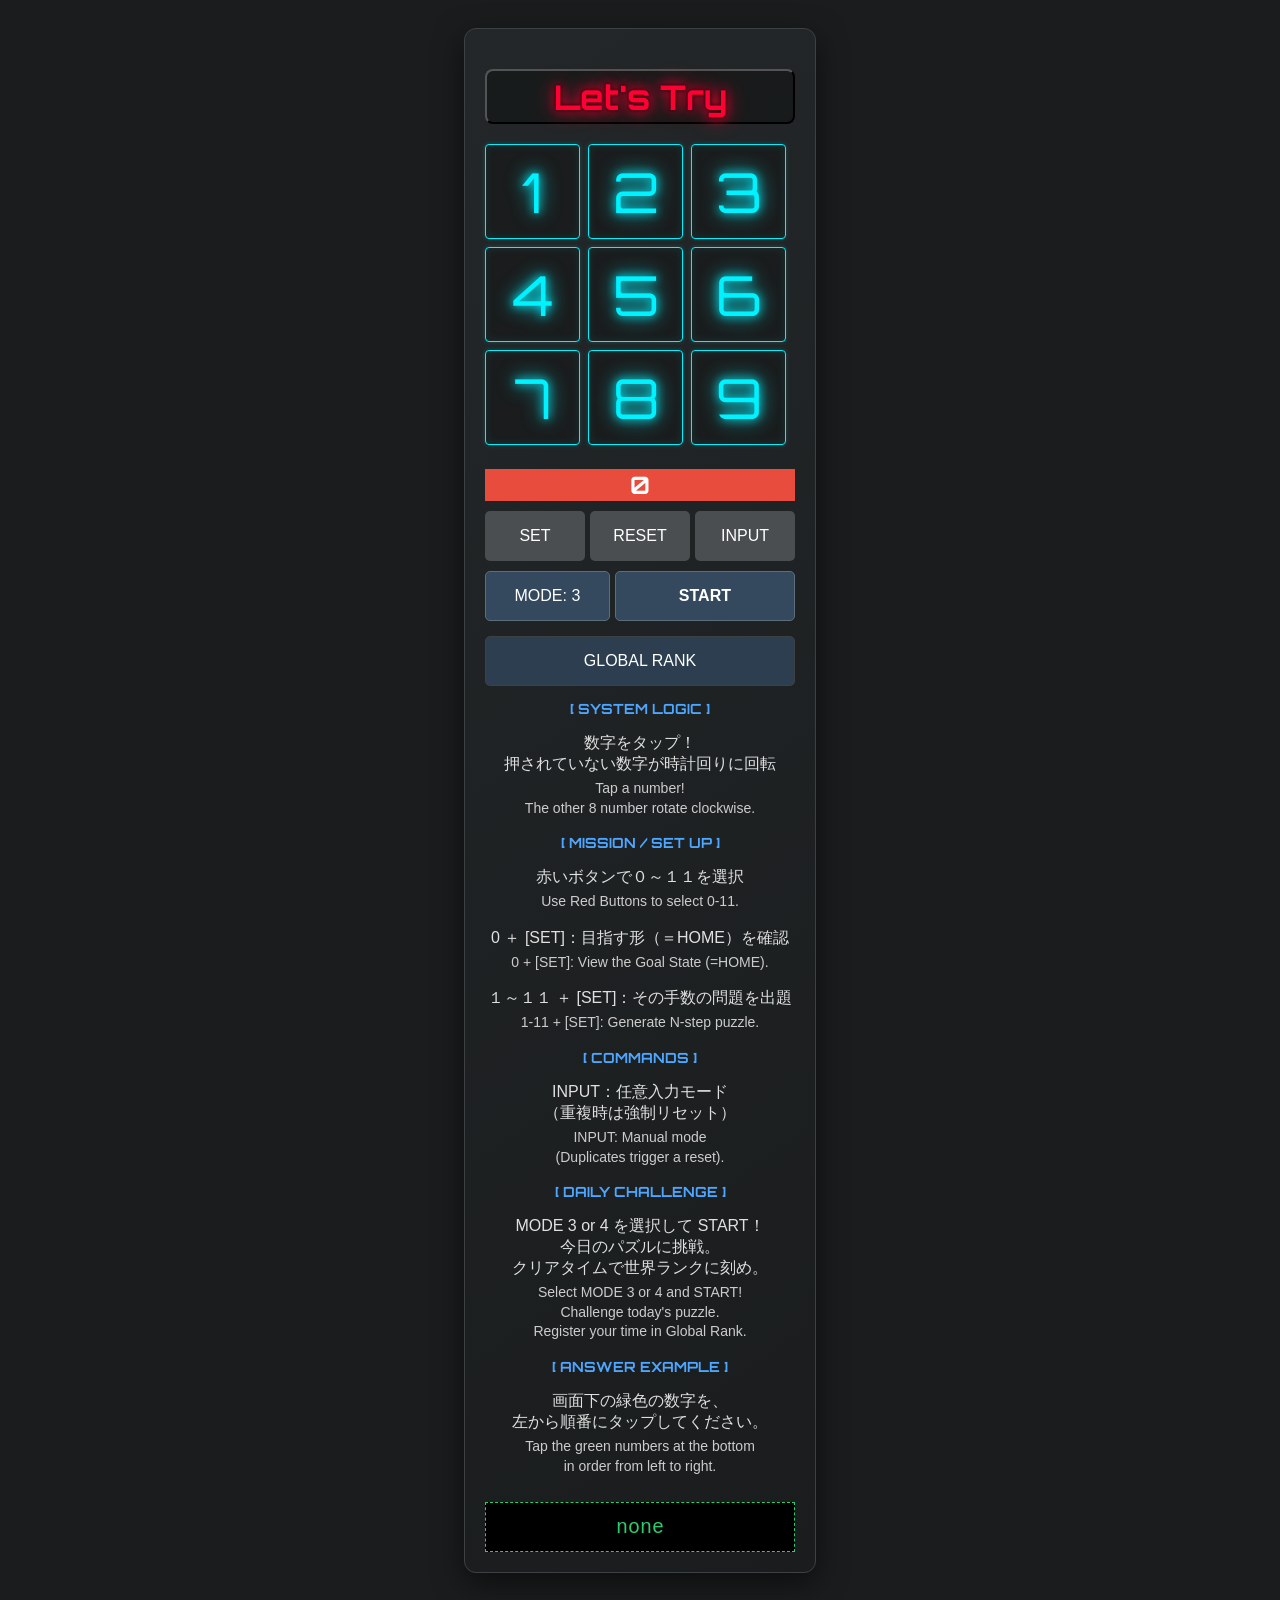
<file: index.html>
<!DOCTYPE html>
<html lang="ja">
<head> 
  <meta charset="UTF-8"> <meta http-equiv="X-UA-Compatible" content="IE=edge">
  <title>Cyclogic</title>
  <link rel="stylesheet" href="style.css">
  <script src="jquery-1.12.4.min.js"></script>
  <script src="https://cdnjs.cloudflare.com/ajax/libs/gsap/3.12.2/gsap.min.js"></script>
  <script src="program.js"></script>
  <link href="https://fonts.googleapis.com/css2?family=Orbitron:wght@700&display=swap" rel="stylesheet">
</head>
<body>

<div id="content">

  <header>
    <button type="button" id="hyouji">Let's Try</button>
  </header>

  <main class="puzzle-grid">
    <div class="row">
      <button type="button" class="panel" id="p1">1</button>
      <button type="button" class="panel" id="p2">2</button>
      <button type="button" class="panel" id="p3">3</button>
    </div>
    <div class="row">
      <button type="button" class="panel" id="p4">4</button>
      <button type="button" class="panel" id="p5">5</button>
      <button type="button" class="panel" id="p6">6</button>
    </div>
    <div class="row">
      <button type="button" class="panel" id="p7">7</button>
      <button type="button" class="panel" id="p8">8</button>
      <button type="button" class="panel" id="p9">9</button>
    </div>
  </main>

  <nav class="controls">
    <button type="button" class="bot-special" id="tebo">0</button>
    
    <div class="button-group">
      <button type="button" class="bot" id="sebo">SET</button>
      <button type="button" class="bot" id="resebo">RESET</button>
      <button type="button" class="bot" id="input">INPUT</button>
    </div>

    <div class="button-group mode-group">
      <button type="button" class="bot" id="mode-select">MODE: 3</button>
      <button type="button" class="bot" id="challenge-start">START</button>
    </div>

    <div class="button-group ranking-group">
      <button type="button" class="bot" id="rank">GLOBAL RANK</button>
    </div>
</nav>
<article id="torisetu">
  <section>
    <h3 class="label">[ SYSTEM LOGIC ]</h3>
    <p>
      数字をタップ！<br>
押されていない数字が時計回りに回転<br>
      <span class="en">Tap a number! <br>
The other 8 number rotate clockwise.</span>
    </section>

  <section>
    <h3 class="label label-mission">[ MISSION / SET UP ]</h3>
    <p>
      赤いボタンで０～１１を選択<br>
      <span class="en">Use Red Buttons to select 0-11.</span>
    </p>
    <p>
  0 ＋ [SET]：目指す形（＝HOME）を確認<br>
  <span class="en">0 + [SET]: View the Goal State (=HOME).</span>
</p>
<p>
  １～１１ ＋ [SET]：その手数の問題を出題<br>
  <span class="en">1-11 + [SET]: Generate N-step puzzle.</span>
</p>
  </section>

  <section>
    <h3 class="label label-command">[ COMMANDS ]</h3>
    <p>
      INPUT：任意入力モード<br>
（重複時は強制リセット）<br>
      <span class="en">INPUT: Manual mode<br>
 (Duplicates trigger a reset).</span>
    </p>
  </section>

<section>
  <h3 class="label label-mission">[ DAILY CHALLENGE ]</h3>
  <p>
    MODE 3 or 4 を選択して START！<br>
    今日のパズルに挑戦。<br>
    クリアタイムで世界ランクに刻め。<br>	
    <span class="en">
    Select MODE 3 or 4 and START!<br>
    Challenge today's puzzle.<br>
    Register your time in Global Rank.</span>
  </p>
  
</section>
</article>

<footer>
  <section>
    <h3 class="label">[ ANSWER EXAMPLE ]</h3>
    <p>
      画面下の緑色の数字を、<br>
      左から順番にタップしてください。<br>
      <span class="en">
       Tap the green numbers at the bottom<br> 
in order from left to right. <br>  
      </span>
    </p>
</section>

  <div style="margin-top: 15px;">
    <button type="button" id="kotae">none</button>
    <button type="button" hidden id="kotae2">none</button>
    <button type="button" hidden id="flinput">0</button>
  </div>
</footer>
</div>
<audio id="sound-ch3" src="sound/ch3.mp3" preload="auto"></audio>
<audio id="sound-ch4" src="sound/ch4.mp3" preload="auto"></audio>

<audio id="sound-click" src="sound/click.mp3" preload="auto"></audio>
<audio id="sound-complete" src="sound/complete.mp3" preload="auto"></audio><div id="rank-modal" class="modal">
  <div class="modal-content">
    <span class="close-modal">&times;</span>
    <h2 id="modal-title">DAILY TOP 5</h2>

    <div class="rank-tabs" style="display:flex; justify-content:center; gap:5px; margin-bottom:15px;">
      <button type="button" class="tab-btn active" onclick="changeRankDay(0)" style="flex:1; padding:8px; font-family:'Orbitron'; font-size:10px; cursor:pointer;">TODAY</button>
      <button type="button" class="tab-btn" onclick="changeRankDay(1)" style="flex:1; padding:8px; font-family:'Orbitron'; font-size:10px; cursor:pointer;">YESTERDAY</button>
      <button type="button" class="tab-btn" onclick="changeRankDay(2)" style="flex:1; padding:8px; font-family:'Orbitron'; font-size:10px; cursor:pointer;">2 DAYS AGO</button>
    </div>

    <div id="rank-list">
      </div>

    <hr>

    <div id="rank-average">
      AVERAGE: --s
    </div>

    <div id="rank-feedback">
      </div>
  </div>
</div>

</body>
</html>
</file>
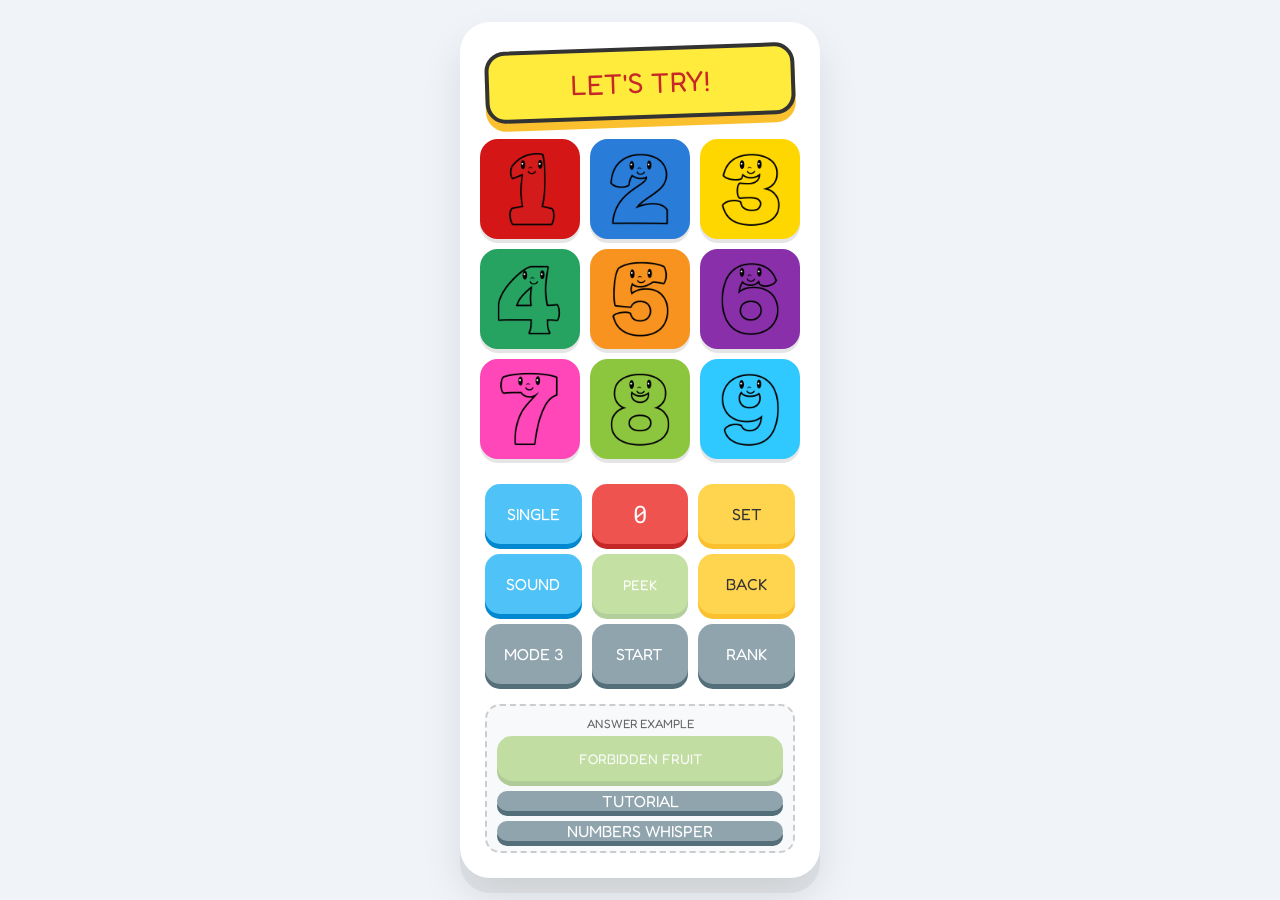
<file: pop/index.html>
<!DOCTYPE html>
<html lang="ja">
<head> 
  <meta charset="UTF-8">
  <meta name="viewport" content="width=device-width, initial-scale=1.0">
  <title>Cyclogic Pop</title>
  <link href="https://fonts.googleapis.com/css2?family=Fredoka+One&family=Roboto+Mono:wght@700&display=swap" rel="stylesheet">
  <link rel="stylesheet" href="style.css">
  <script src="jquery-1.12.4.min.js"></script>
  <script src="https://cdnjs.cloudflare.com/ajax/libs/gsap/3.12.2/gsap.min.js"></script>
  <script src="program.js"></script>
</head>
<body>

<div id="content">

  <header class="message-board">
    <div id="hyouji">LET'S TRY!</div>
  </header>

  <main class="puzzle-grid">
    <button type="button" class="panel" id="p1"></button>
    <button type="button" class="panel" id="p2"></button>
    <button type="button" class="panel" id="p3"></button>
    <button type="button" class="panel" id="p4"></button>
    <button type="button" class="panel" id="p5"></button>
    <button type="button" class="panel" id="p6"></button>
    <button type="button" class="panel" id="p7"></button>
    <button type="button" class="panel" id="p8"></button>
    <button type="button" class="panel" id="p9"></button>
  </main>

  <nav class="controls-grid">
    <button type="button" class="bot input-mode" id="input-mode">SINGLE</button>
    <div class="bot-special moves-counter" id="tebo">0</div>
    <button type="button" class="bot sys-set" id="sebo">SET</button>

    <button type="button" class="bot sys-sound" id="sound-toggle">SOUND</button>
    <button type="button" class="bot peek-btn" id="peek-btn">PEEK</button> 
    <button type="button" class="bot sys-reset" id="resebo">BACK</button>

    <button type="button" class="bot mode-select" id="mode-select">MODE 3</button>
    <button type="button" class="bot start-btn" id="challenge-start">START</button>
    <button type="button" class="bot rank-btn" id="rank">RANK</button>
  </nav>

  <footer>
    <div class="answer-area" style="margin-top: 10px; padding: 10px; background: #f8f9fa; border-radius: 15px; border: 2px dashed #ccc;">

	<div class="label" style="font-size: 12px; color: #666; margin-bottom: 5px;">ANSWER EXAMPLE</div>
    <button type="button" id="kotae" class="bot" style="width: 100%; background-color: #ffb74d; box-shadow: 0 5px 0 #f57c00; color: #fff;　">
      FORBIDDEN FRUIT
    </button>
 

      <div class="tutorial-entry-area" style="margin-top: 10px;">
        <button type="button" id="start-tutorial" class="bot" style="width: 100%; background-color: #90a4ae; box-shadow: 0 5px 0 #546e7a;">
          TUTORIAL
        </button>
      </div>

      <div class="how-to-area">
        <button type="button" id="how-to-btn" class="bot" style="width: 100%; background-color: #90a4ae; box-shadow: 0 5px 0 #546e7a; margin-top: 10px;">
          Numbers Whisper

        </button>
      </div>
    </div>
  </footer>

  <div id="tutorial-guide-layer" style="display: none; position: absolute; top: 0; left: 0; width: 100%; height: 100%; z-index: 25000; pointer-events: none;">
    <svg id="tutorial-svg" width="100%" height="100%">
      <defs>
        <mask id="hole">
          <rect width="100%" height="100%" fill="white" />
          <circle id="guide-circle" cx="0" cy="0" r="0" fill="black" />
        </mask>
      </defs>
      <rect width="100%" height="100%" fill="rgba(0,0,0,0.6)" mask="url(#hole)" />
      <circle id="guide-ring" cx="0" cy="0" r="0" stroke="#ffeb3b" stroke-width="4" fill="none" />
    </svg>
  </div>

  <div id="tutorial-msg-box" style="display: none; position: absolute; width: 310px; z-index: 26000; background: white; padding: 15px; border-radius: 20px; border: 4px solid #ffeb3b; box-shadow: 0 10px 25px rgba(0,0,0,0.2); pointer-events: auto;">
    <div id="tutorial-msg-text" style="color: #333; font-size: 16px; margin-bottom: 10px; line-height: 1.4; font-family: sans-serif; text-align: left;"></div>
    <button type="button" id="tutorial-next-btn" class="bot" style="width: 100px; float: right; background-color: #4caf50; color: white; padding: 5px 0; font-size: 16px; box-shadow: 0 4px 0 #2e7d32;">
      NEXT
    </button>
    <div style="clear: both;"></div>
  </div>

  <div id="tutorial-overlay" style="display: none; position: absolute; top: 0; left: 0; width: 100%; height: 100%; background: rgba(0, 0, 0, 0.8); z-index: 30000; justify-content: center; align-items: center; flex-direction: column;">
    <div style="background: white; padding: 30px; border-radius: 25px; text-align: center; width: 280px; border: 5px solid #ffeb3b;">
      <h2 style="margin-bottom: 20px; color: #333; font-size: 20px; font-family: 'Fredoka One', cursive;">Select Language</h2>
      <button type="button" class="bot lang-btn btn-en" data-lang="en" style="width: 100%; margin-bottom: 15px; background-color: #03a9f4; box-shadow: 0 5px 0 #0288d1;">
        English
      </button>
      <button type="button" class="bot lang-btn btn-ja" data-lang="ja" style="width: 100%; background-color: #ffeb3b; color: #c62828; box-shadow: 0 5px 0 #fbc02d;">
        日本語
      </button>
    </div>
  </div>

  </div>
<svg id="tutorial-guide-layer" style="display:none; position:absolute; top:0; left:0; width:100%; height:100%; pointer-events:none; z-index:35000;">
  <defs>
    <mask id="guide-mask">
      <rect width="100%" height="100%" fill="white" />
      <circle id="guide-circle" cx="0" cy="0" r="0" fill="black" />
    </mask>
  </defs>
  <rect width="100%" height="100%" fill="rgba(0,0,0,0.7)" mask="url(#guide-mask)" />
  <circle id="guide-ring" cx="0" cy="0" r="0" fill="none" stroke="#ffeb3b" stroke-width="4" stroke-dasharray="8,4" />
</svg>
 </body>
</html>
</file>
<file: style.css>
@import url('https://fonts.googleapis.com/css2?family=Orbitron:wght@700&display=swap');

body {
  background-color: #1a1c1d;
  color: #e0e0e0;
  display: flex;
  justify-content: center;
  padding: 20px 0;
  font-family: "Helvetica Neue", Arial, "Hiragino Kaku Gothic ProN", "Meiryo", sans-serif;
}

#content {
  background: linear-gradient(145deg, #232729, #1a1c1d);
  padding: 20px;
  border-radius: 12px;
  box-shadow: 0 10px 30px rgba(0,0,0,0.5);
  border: 1px solid #3d4143;
  max-width: 340px;
  text-align: center;
}

/* パズルグリッドの整形 */
.puzzle-grid {
  display: flex;
  flex-direction: column;
  align-items: center;
  margin-bottom: 15px;
}

.row {
  display: flex;
}

.panel {
  width: 95px;
  height: 95px;
  background: #1a1c1d;
  color: #00f2ff !important; 
  font-family: 'Orbitron', sans-serif;
  font-size: 55px;
  border: 1px solid #00f2ff;
  border-radius: 4px;
  margin: 4px;
  cursor: pointer;
  text-shadow: 0 0 10px #00f2ff, 0 0 20px #00f2ff;
  box-shadow: 0 0 5px rgba(0, 242, 255, 0.2), inset 0 0 10px rgba(0, 242, 255, 0.1);
  transition: all 0.2s ease;
  display: inline-flex;
  align-items: center;
  justify-content: center;
  transform-origin: center center; /* 中心を軸に弾ませる */
  will-change: transform, opacity; /* パフォーマンス向上 */
}

.panel:active {
  transform: scale(0.95);
  background: #00f2ff;
  color: #1a1c1d !important;
  text-shadow: none;
}

/* 操作パネル */
.controls {
  display: flex;
  flex-direction: column;
  gap: 10px;
}

.button-group {
  display: flex;
  gap: 5px;
}

.bot {
  flex: 1;
  height: 50px;
  background: #4a4e50;
  color: #ffffff !important;
  border: none;
  border-radius: 5px;
  font-size: 16px;
  cursor: pointer;
}

#tebo {
  background: #e74c3c; /* 印象的な赤 */
  color: #ffffff !important; /* 文字を白に強制 */
  font-family: 'Orbitron', sans-serif;
  font-size: 24px;
  font-weight: bold;
  border: none;
  cursor: pointer;
  display: flex;
  align-items: center;
  justify-content: center;
}
/* ラベルと英文のスタイル */
.label {
  color: #4da6ff;
  font-family: 'Orbitron', sans-serif;
  font-size: 14px;
  margin-bottom: 5px;
}

.en {
  display: block;
  /* フォントサイズを11pxから13px程度に引き上げ */
  font-size: 14px;
  /* 色を#888（グレー）から、より白に近い#cccなどへ明るく調整 */
  color: #ccc; 
  margin-top: 4px;
  /* 日本語とのバランスを整えるための行間 */
  line-height: 1.4;
}

/* 解答エリアの演出 */
#kotae {
  width: 100%;
  height: 50px;
  background: #000;
  color: #2ecc71 !important;
  border: 1px dashed #2ecc71;
  font-family: 'Courier New', Courier, monospace;
  font-size: 20px;
  margin-top: 10px;
  cursor: default;
}

#hyouji {
  width: 100%;
  min-height: 55px;
  display: flex;
  align-items: center;
  justify-content: center;
  
  font-family: 'Orbitron', sans-serif;
  font-size: 34px;        /* さらに少しだけ大きく */
  /* 発色の良い赤。影を濃くして浮き立たせます */
  color: #ff0033;         
  text-shadow: 
    0 0 5px #000,         /* 文字の輪郭を黒で引き締める */
    0 0 10px #ff0033, 
    0 0 20px #ff0033;
    
  margin: 20px 0;
  font-weight: 700;       /* 太めに設定 */
  background: rgba(0,0,0,0.3); /* 背景を少しだけ暗くして文字を浮かせる */
  border-radius: 8px;
}

/* クリア時の特別な演出 */
.complete-glow {
  animation: flash-neon 0.5s ease-in-out infinite alternate !important;
}

@keyframes flash-neon {
  from { text-shadow: 0 0 10px #2ecc71, 0 0 20px #2ecc71; color: #2ecc71; }
  to { text-shadow: 0 0 30px #2ecc71, 0 0 50px #2ecc71, 0 0 70px #2ecc71; color: #fff; }
}

/* 背景が動く演出（contentに付与） */
.victory-bg {
  background: linear-gradient(270deg, #1a1c1d, #2ecc71, #1a1c1d) !important;
  background-size: 400% 400% !important;
  animation: gradient-move 3s ease infinite !important;
}

@keyframes gradient-move {
  0% { background-position: 0% 50%; }
  50% { background-position: 100% 50%; }
  100% { background-position: 0% 50%; }
}

/* 1. 親要素を「舞台」にする設定 */
.puzzle-grid {
  position: relative; /* 子要素（パネル）を自由な位置に置くための基準 */
  width: 310px;        /* パネル3枚分(95px*3) + 隙間を考慮したサイズ */
  height: 310px;
  margin: 0 auto 15px; /* 中央寄せ */
}

/* 2. 行（row）の制限を解除 */
.row {
  display: block;      /* 元のflexを解除して、重なりを防ぐ */
  height: 0;           /* 高さをなくして、パネルの配置に干渉させない */
}

/* 3. パネルを「座標指定」できる状態にする */
.panel {
  position: absolute;  /* これで top/left ではなく JSの x/y で動かせるようになります */
  margin: 0 !important; /* JSで位置制御するため、CSSのマージンは邪魔になります */
  top: 0;              /* 基準点を左上に固定 */
  left: 0;
  transition: none !important; /* CSSのアニメーションはGSAPと競合するのでオフ */
}

/* --- 彗星エフェクト用の発光設定 --- */
.light-1 { 
  background: #00f2ff !important; 
  box-shadow: 0 0 25px #00f2ff, 0 0 50px #00f2ff !important;
  color: #1a1c1d !important;
  z-index: 10;
}
.light-2 { 
  background: rgba(0, 242, 255, 0.7) !important; 
  box-shadow: 0 0 15px #00f2ff !important;
  color: #1a1c1d !important;
  z-index: 5;
}
.light-3 { 
  background: rgba(0, 242, 255, 0.4) !important; 
  box-shadow: 0 0 10px #00f2ff !important;
  z-index: 2;
}
.light-4 { 
  background: rgba(0, 242, 255, 0.15) !important; 
  opacity: 0.8;
  z-index: 1;
}
/* モード選択：落ち着いたネイビー */
#mode-select {
  background: #34495e;
  border: 1px solid #5d6d7e;
  flex: 1;
}

/* スタート：モードセレクトと同じ落ち着いたネイビーへ */
#challenge-start {
  background: #34495e; /* #e67e22 から変更 */
  border: 1px solid #5d6d7e;
  font-weight: bold;
  flex: 1.5;
}

/* ランキング：セットボタン(SEBO)等のシステム系ボタンと統一感を持たせる */
#rank {
  background: #2c3e50; /* パープル(#9b59b6)から、より深いダークブルーへ */
  border: 1px solid #3d4143;
  margin-top: 5px;
}
/* ホバー時の微調整（任意） */
#c3:active, #rank:active {
  filter: brightness(1.2);
  transform: scale(0.98);
}
/* style.css に追記 */
.complete-glow {
  font-family: 'Orbitron', sans-serif;
  letter-spacing: 2px;
  /* 正解時は緑色に光らせる */
  color: #2ecc71 !important;
  text-shadow: 0 0 15px #2ecc71;
}
/* ランキングモーダルの基本スタイル */

/* style.css に追記すると見た目が良くなります */
.tab-btn {
  background: #2c3e50;
  color: #95a5a6;
  border: 1px solid #34495e;
  border-radius: 4px;
  transition: 0.3s;
}

/* style.css に追記 */
.tab-btn.active {
    background-color: #3498db !important;
    color: white !important;
}
.modal {
  display: none; /* 最初は隠す */
  position: fixed;
  z-index: 9999;
  left: 0; top: 0;
  width: 100%; height: 100%;
  background-color: rgba(0,0,0,0.8);
}

.modal-content {
  background-color: #222;
  margin: 15% auto;
  padding: 20px;
  border: 2px solid #f1c40f;
  width: 80%;
  max-width: 300px;
  color: white;
  text-align: center;
  border-radius: 10px;
  font-family: 'Orbitron', sans-serif;
}

.close-modal {
  color: #aaa;
  float: right;
  font-size: 28px;
  font-weight: bold;
  cursor: pointer;
}#rank-list {
  margin: 15px 0;
  font-family: 'Courier New', monospace;
  font-size: 1.2rem;
}
.rank-item {
  padding: 5px;
  border-bottom: 1px solid #333;
}
#rank-average {
  font-weight: bold;
  color: #f1c40f;
  margin-top: 10px;
}
#rank-feedback {
  margin-top: 10px;
  font-style: italic;
  font-size: 0.9rem;
}
</file>
<file: pop/style.css>
/* --- 全体のリセットとフォント --- */
* {
  box-sizing: border-box;
  margin: 0;
  padding: 0;
}

body {
  background-color: #f0f4f8; 
  display: flex;
  justify-content: center;
  align-items: center;
  min-height: 100vh;
  font-family: 'Fredoka One', cursive; 
}

/* --- メインコンテナ --- */
#content {
  position: relative;
  background: #ffffff;
  padding: 25px;
  border-radius: 30px;
  box-shadow: 0 15px 0 rgba(0,0,0,0.05), 0 20px 40px rgba(0,0,0,0.1);
  width: 360px;
  text-align: center;
  overflow: hidden; 
}

/* --- メッセージボード --- */
.message-board { margin-bottom: 20px; perspective: 500px; }
#hyouji {
  background-color: #ffeb3b;
  color: #c62828;
  font-family: 'Fredoka One', cursive;
  font-size: 28px;
  padding: 15px;
  border-radius: 20px;
  border: 4px solid #333;
  box-shadow: 0 8px 0 #fbc02d;
  transform: rotate(-2deg);
  display: flex;
  align-items: center;
  justify-content: center;
  min-height: 70px;
}

/* --- パズルグリッド --- */
.puzzle-grid {
  display: grid;
  grid-template-columns: repeat(3, 100px);
  grid-template-rows: repeat(3, 100px);
  gap: 10px;
  justify-content: center;
  margin-bottom: 25px;
  

}

.panel {
  width: 100px;
  height: 100px;
  border-radius: 18px;
  border: 4px solid #3d4143;
  background-color: rgba(255, 255, 255, 0.9);
  background-size: contain;
  background-repeat: no-repeat;
  background-position: center;
  box-shadow: 0 4px 0 rgba(0,0,0,0.1);
  cursor: pointer;
  position: relative;
  transition: background-color 0.4s, border-color 0.4s, transform 0.1s;
}

.panel:active { transform: translateY(3px); }

/* --- コントロールグリッド --- */
.controls-grid {
  display: grid;
  grid-template-columns: repeat(3, 1fr);
  grid-template-rows: repeat(3, 60px);
  gap: 10px;
  margin-bottom: 20px;
}

/* ボタン共通設定（ぷっくりスタイル） */
.bot, .bot-special, .moves-counter {
  border: none;
  border-radius: 15px;
  font-family: 'Fredoka One', cursive;
  font-size: 16px;
  color: #ffffff;
  cursor: pointer;
  display: flex;
  align-items: center;
  justify-content: center;
  text-transform: uppercase;
  transition: all 0.1s;
}

.bot:active, .bot-special:active, .moves-counter:active {
  transform: translateY(3px);
}

/* --- 個別カラー設定 --- */
/* 1. 設定系（青） */
.input-mode, .sys-sound {
  background-color: #4fc3f7;
  box-shadow: 0 5px 0 #0288d1;
}

/* 2. 手数（赤） */
.moves-counter {
  background-color: #ef5350;
  box-shadow: 0 5px 0 #c62828;
  font-family: 'Roboto Mono', monospace;
  font-size: 24px;
}

/* 3. 実行系（黄） */
.sys-set, .sys-reset {
  background-color: #ffd54f;
  box-shadow: 0 5px 0 #fbc02d;
  color: #333;
}


/* 5. 下段（グレー） ※ここがご希望の場所です */
.mode-select, .start-btn, .rank-btn {
  background-color: #90a4ae;
  box-shadow: 0 5px 0 #546e7a;
}

/* --- 4. 特殊（緑：PEEK & KOTAE） --- */
/* クラスとID両方に同じ色を適用します */
.peek-btn, #kotae {
  background-color: #8bc34a !important; /* 明るい緑 */
  box-shadow: 0 5px 0 #689f38 !important; /* 濃い緑の影 */
  color: #ffffff !important;
  
  /* 初期状態（SET前）の設定 */
  opacity: 0.5;
  cursor: not-allowed;
  
  /* KOTAE専用のサイズ調整もここに統合 */
  min-height: 45px;
  font-size: 14px;
  width: 100%; /* footer内で横いっぱいに広げる場合 */
  transition: all 0.2s;
}

/* footer内の余白調整だけ残す */
.answer-area {
  margin-top: 15px;
  text-align: center;
}

/* 無効化 */
.bot:disabled { filter: grayscale(0.8); cursor: not-allowed; box-shadow: none; }

/* --- モーダル（最前面・中央固定） --- */
.modal-overlay {
  position: fixed;
  top: 0; left: 0;
  width: 100vw; height: 100vh;
  background-color: rgba(0, 0, 0, 0.85);
  display: flex;
  justify-content: center;
  align-items: center;
  z-index: 10000;
}

.modal-content {
  background: #fff;
  padding: 25px;
  border: 5px solid #333;
  border-radius: 25px;
  width: 85%;
  max-width: 350px;
  text-align: center;
  box-shadow: 0 10px 0 rgba(0,0,0,0.2);
  color: #333;
  animation: modalPop 0.3s cubic-bezier(0.175, 0.885, 0.32, 1.275);
}

@keyframes modalPop {
  from { transform: scale(0.8); opacity: 0; }
  to { transform: scale(1); opacity: 1; }
}

#rank-list {
  margin: 15px 0;
  background: #f0f0f0;
  border-radius: 15px;
  padding: 15px;
  min-height: 180px;
  font-family: 'Roboto Mono', monospace;
  font-size: 1.1rem;
  text-align: left;
}

/* アニメーション用数字 */
.ghost-num {
  width: 100px; height: 100px;
  background-size: contain;
  background-repeat: no-repeat;
  background-position: center;
  position: absolute;
  pointer-events: none;
  filter: drop-shadow(0 10px 10px rgba(0,0,0,0.3));
  z-index: 9999;
}

/* --- 5. ランキングモーダル用タブボタンの強化 --- */
.tab-container {
  display: flex;
  justify-content: space-between;
  gap: 8px;
  margin-bottom: 20px;
}

.tab-btn {
  flex: 1;
  padding: 10px 5px !important;
  font-size: 12px !important;
  font-weight: 800 !important;
  font-family: 'Fredoka One', cursive;
  border-radius: 10px !important;
  border: 2px solid #bdc3c7 !important;
  background: #fdfdfd !important;
  color: #7f8c8d !important;
  box-shadow: 0 4px 0 #bdc3c7 !important;
  transition: all 0.1s ease;
  cursor: pointer;
  opacity: 1 !important; /* 透明度を100%にして見やすく */
}

/* ホバー（PC操作時） */
.tab-btn:hover {
  background: #f1f2f6 !important;
}

/* アクティブ（現在選択中の日） */
.tab-btn.active {
  background: #3498db !important; /* POPなブルー */
  color: #ffffff !important;
  border-color: #2980b9 !important;
  box-shadow: 0 2px 0 #21618c !important;
  transform: translateY(2px); /* 押し込んだ見た目 */
}

/* ランキング項目のフォント調整 */
.rank-item {
  font-size: 15px;
  font-weight: bold;
}

/* --- ダンス演出セット：ここから --- */

/* 1. 外側の世界（背景全体）の設定 */
.dancing-bg {
    background: linear-gradient(135deg, #fff9c4 0%, #fff176 25%, #fffde7 50%, #fff176 75%, #fff9c4 100%);
    background-size: 400% 400%;
    animation: lemonGradient 5s ease infinite;
    transition: background 1.0s ease;
}

/* 2. 内側の箱（パズル盤面）を透明にする設定 */
/* 「bodyに.dancing-bgがついている時の#content」という意味です */
.dancing-bg #content {
    background: transparent !important;
    box-shadow: none;
    transition: background 1.0s ease;
}

/* 3. 背景が動くためのアニメーション定義 */
@keyframes lemonGradient {
    0% { background-position: 0% 50%; }
    50% { background-position: 100% 50%; }
    100% { background-position: 0% 50%; }
}

/* --- ダンス演出セット：ここまで --- */

/* 2. 泡のスタイル */
.lemon-bubble {
    position: fixed;
    bottom: -50px;
    /* 1. 泡のメイン色：透明感のあるスカイブルー */
    background: rgba(179, 229, 252, 0.6); 
    
    /* 2. 縁取り：少し濃いめの水色で輪郭をはっきりさせる */
    border: 1px solid rgba(129, 212, 250, 0.8);
    
    /* 3. 仕上げ：内側に白いハイライトを入れて「光る泡」感を出す */
    box-shadow: inset -2px -2px 4px rgba(255, 255, 255, 0.5),
                0 0 10px rgba(129, 212, 250, 0.3);
                
    border-radius: 50%;
    pointer-events: none;
    z-index: 10000 !important;
}
/* 泡が数字のすぐ後ろを通るようにレイヤー順を調整 */
.lemon-bubble {
    z-index: 1; 
}
.frenzy-ghost {
    z-index: 10; /* 数字を泡より手前に */
}

/* スマホ用に上書き */
@media (max-width: 768px) {
    .dancing-bg {
        background-size: 200% 200%;     /* 軽くする */
        animation-duration: 12s;        /* ゆっくりする */
        /* animation-timing-function: linear;  ← 必要なら追加 */
    }
}

/* ヘルプ専用の装飾 */
.help-step-img {
    width: 80px; height: 80px;
    margin: 10px auto;
    background: #f0f0f0;
    border-radius: 15px;
    display: flex; align-items: center; justify-content: center;
    font-size: 30px;
}


.help-text-ja { font-size: 14px; font-weight: bold; color: #333; margin-top: 10px; }
.help-text-en { font-size: 12px; color: #888; margin-bottom: 10px; font-style: italic; }

/* style.css に追加 */
#tutorial-overlay {
    position: fixed;
    top: 0; left: 0;
    width: 100%; height: 100%;
    background: rgba(0, 0, 0, 0.7);
    display: none; /* 最初は隠す */
    z-index: 30000;
    justify-content: center;
    align-items: center;
}

.lang-select-box {
    background: #fff;
    padding: 30px;
    border-radius: 25px;
    text-align: center;
    width: 280px;
}

/* 言語選択ボタンも既存の .bot スタイルを適用 */
.lang-btn {
    width: 100%;
    margin: 10px 0;
}
</file>
